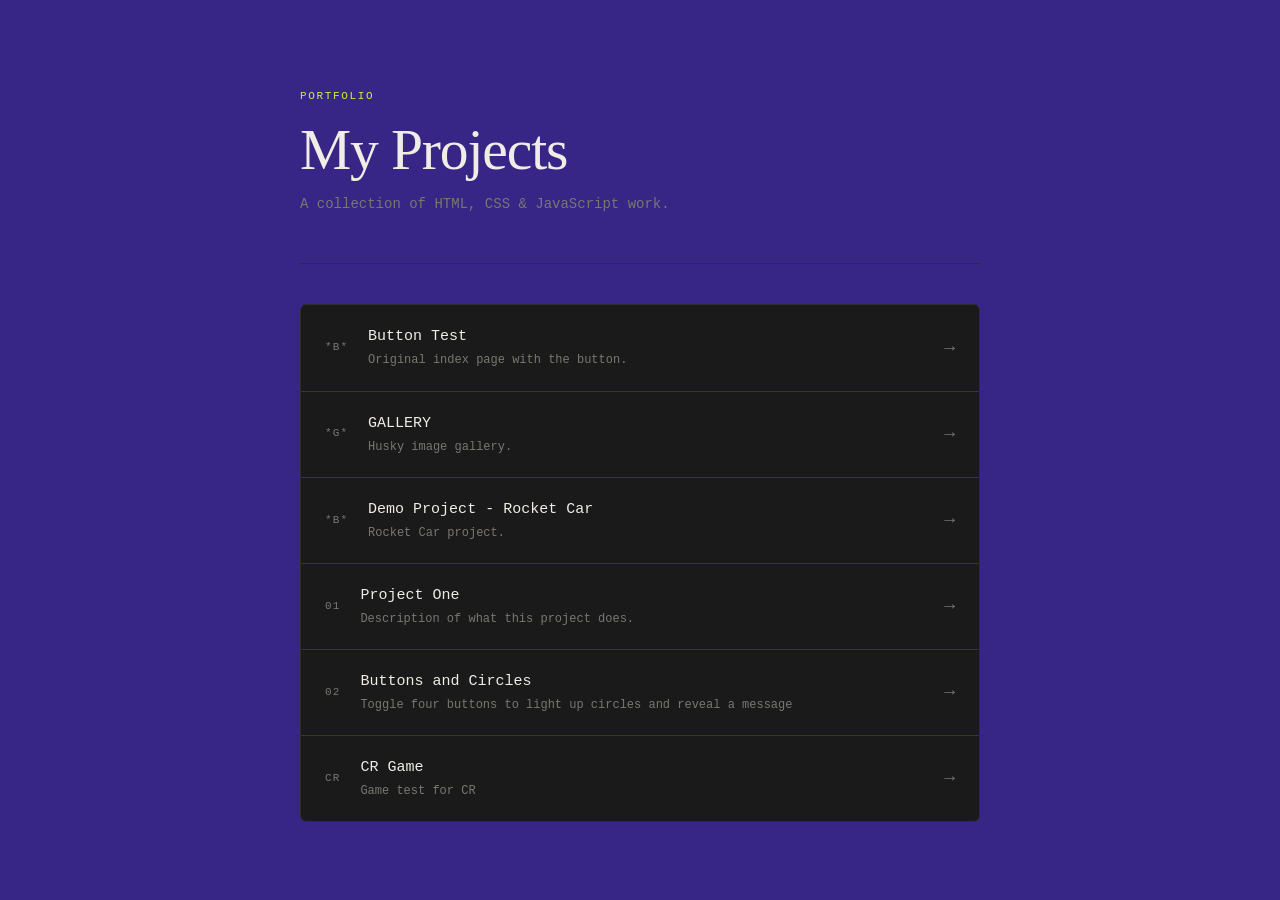
<file: index.html>
<!DOCTYPE html>
<html lang="en">
<head>
  <meta charset="UTF-8">
  <meta name="viewport" content="width=device-width, initial-scale=1.0">
  <title>My Portfolio</title>
  <link rel="stylesheet" href="style.css">
</head>
<body>
  <main class="container">
    <header class="hero">
      <p class="label">Portfolio</p>
      <h1>My Projects</h1>
      <p class="subtitle">A collection of HTML, CSS &amp; JavaScript work.</p>
    </header>

    <ul class="project-list">
      <li>
        <a href="index-button.html" class="project-card">
          <span class="project-number">*B*</span>
          <span class="project-info">
            <span class="project-title">Button Test</span>
            <span class="project-desc">Original index page with the button.</span>
          </span>
          <span class="arrow">→</span>
        </a>
      </li>

      <li>
        <a href="./gallery/gallery.html" class="project-card">
          <span class="project-number">*G*</span>
          <span class="project-info">
            <span class="project-title">GALLERY</span>
            <span class="project-desc">Husky image gallery.</span>
          </span>
          <span class="arrow">→</span>
        </a>
      </li>
      <li>
        <a href="./projects/rocket-car.html" class="project-card">
          <span class="project-number">*B*</span>
          <span class="project-info">
            <span class="project-title">Demo Project - Rocket Car</span>
            <span class="project-desc">Rocket Car project.</span>
          </span>
          <span class="arrow">→</span>
        </a>
      </li>
      <li>
        <a href="./projects/project-1.html" class="project-card">
          <span class="project-number">01</span>
          <span class="project-info">
            <span class="project-title">Project One</span>
            <span class="project-desc">Description of what this project does.</span>
          </span>
          <span class="arrow">→</span>
        </a>
      </li>
      <li>
        <a href="./projects/project-2.html" class="project-card">
          <span class="project-number">02</span>
          <span class="project-info">
            <span class="project-title">Buttons and Circles</span>
            <span class="project-desc">Toggle four buttons to light up circles and reveal a message</span>
          </span>
          <span class="arrow">→</span>
        </a>
      </li>
       <li>
        <a href="./projects/project-cr.html" class="project-card">
          <span class="project-number">CR</span>
          <span class="project-info">
            <span class="project-title">CR Game</span>
            <span class="project-desc">Game test for CR</span>
          </span>
          <span class="arrow">→</span>
        </a>
      </li>
      
    </ul>
  </main>
</body>
</html>
</file>
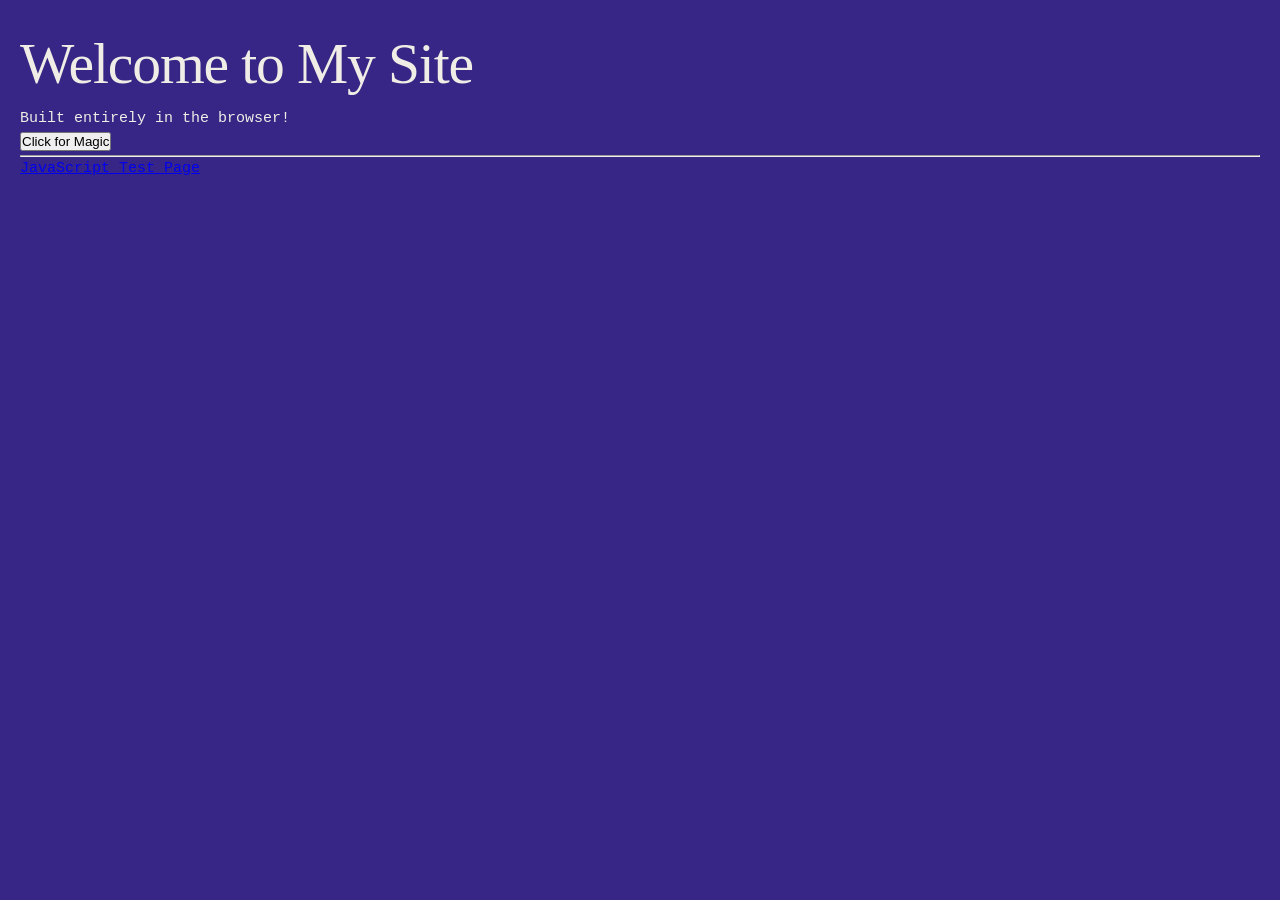
<file: index-button.html>
<!DOCTYPE html>
<html lang="en">
<head>
    <meta charset="UTF-8">
    <title>My Web Portfolio</title>
    <link rel="stylesheet" href="style.css">
</head>
<body>
    <div id="main-card">
        <h1>Welcome to My Site</h1>
        <p>Built entirely in the browser!</p>
        <button id="magicBtn">Click for Magic</button>
        <hr>
        <p><a href="./js-test.html" >JavaScript Test Page</a></p>
    </div>
    <script src="script.js"></script>
    
</body>
</html>
</file>
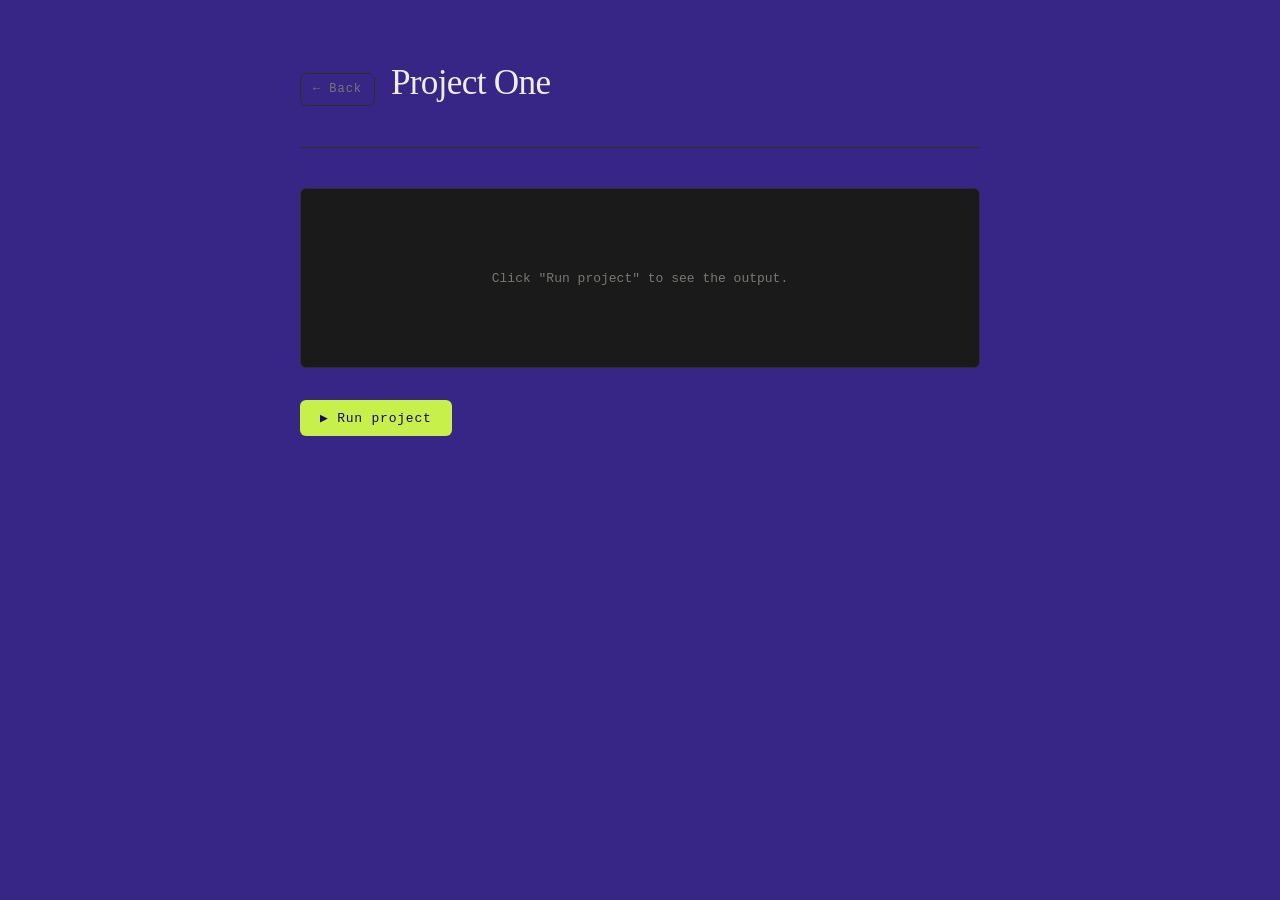
<file: projects/project-1.html>
<!DOCTYPE html>
<html lang="en">
<head>
  <meta charset="UTF-8">
  <meta name="viewport" content="width=device-width, initial-scale=1.0">
  <title>Project One</title>
  <link rel="stylesheet" href="../style.css">
</head>
<body>
  <main class="container">
    <header class="project-header">
      <a href="../index.html" class="back-btn">← Back</a>
      <h1>Project One</h1>
    </header>

    <div class="demo-area" id="demo">
      <p class="placeholder">Click "Run project" to see the output.</p>
    </div>

    <button class="run-btn" id="runBtn">
      ▶ Run project
    </button>

    <div id="output"></div>
  </main>

  <script src="project-1.js"></script>
</body>
</html>
</file>
<file: style.css>
/* ── Tokens ─────────────────────────────────────────── */
:root {
  --bg:        #372685;
  --surface:   #1a1a1a;
  --border:    #2e2e2e;
  --accent:    #c8f04a;
  --text:      #f0ede6;
  --muted:     #7a7770;
  --font-head: 'DM Serif Display', Georgia, serif;
  --font-body: 'DM Mono', 'Courier New', monospace;
  --radius:    6px;
  --max-w:     680px;
}

/* ── Reset ───────────────────────────────────────────── */
*, *::before, *::after { box-sizing: border-box; margin: 0; padding: 0; }

body {
  background: var(--bg);
  color: var(--text);
  font-family: var(--font-body);
  font-size: 15px;
  line-height: 1.6;
  min-height: 100vh;
  padding: 2rem 1.25rem 4rem;
}

/* ── Google Fonts ────────────────────────────────────── */
@import url('https://fonts.googleapis.com/css2?family=DM+Mono:wght@400;500&family=DM+Serif+Display&display=swap');

/* ── Layout ──────────────────────────────────────────── */
.container {
  max-width: var(--max-w);
  margin: 0 auto;
}

/* ── Hero ────────────────────────────────────────────── */
.hero {
  padding: 3.5rem 0 3rem;
  border-bottom: 1px solid var(--border);
  margin-bottom: 2.5rem;
}

.label {
  font-size: 11px;
  letter-spacing: 0.15em;
  text-transform: uppercase;
  color: var(--accent);
  margin-bottom: 0.75rem;
}

h1 {
  font-family: var(--font-head);
  font-size: clamp(2.4rem, 6vw, 3.6rem);
  font-weight: 400;
  line-height: 1.1;
  letter-spacing: -0.02em;
  color: var(--text);
  margin-bottom: 0.75rem;
}

.subtitle {
  color: var(--muted);
  font-size: 14px;
}

/* ── Project list ────────────────────────────────────── */
.project-list {
  list-style: none;
  display: flex;
  flex-direction: column;
  gap: 1px;
  border: 1px solid var(--border);
  border-radius: var(--radius);
  overflow: hidden;
}

.project-card {
  display: flex;
  align-items: center;
  gap: 1.25rem;
  padding: 1.25rem 1.5rem;
  background: var(--surface);
  text-decoration: none;
  color: var(--text);
  transition: background 0.15s ease;
}

.project-card:hover {
  background: #120242;
}

.project-card:hover .arrow {
  transform: translateX(4px);
  color: var(--accent);
}

.project-number {
  font-size: 11px;
  color: var(--muted);
  letter-spacing: 0.1em;
  min-width: 2ch;
}

.project-info {
  flex: 1;
  display: flex;
  flex-direction: column;
  gap: 2px;
}

.project-title {
  font-size: 15px;
  font-weight: 500;
  color: var(--text);
}

.project-desc {
  font-size: 12px;
  color: var(--muted);
}

.arrow {
  font-size: 18px;
  color: var(--muted);
  transition: transform 0.15s ease, color 0.15s ease;
}

/* ── Project page ────────────────────────────────────── */
.project-header {
  display: flex;
  align-items: center;
  gap: 1rem;
  padding: 2rem 0 2rem;
  border-bottom: 1px solid var(--border);
  margin-bottom: 2.5rem;
}

.back-btn {
  display: inline-flex;
  align-items: center;
  gap: 6px;
  font-family: var(--font-body);
  font-size: 12px;
  letter-spacing: 0.08em;
  color: var(--muted);
  background: transparent;
  border: 1px solid var(--border);
  border-radius: var(--radius);
  padding: 6px 12px;
  cursor: pointer;
  text-decoration: none;
  transition: border-color 0.15s, color 0.15s;
  white-space: nowrap;
}

.back-btn:hover {
  border-color: var(--accent);
  color: var(--accent);
}

.project-header h1 {
  font-size: clamp(1.5rem, 4vw, 2.2rem);
}

/* ── Output / demo area ──────────────────────────────── */
.demo-area {
  background: var(--surface);
  border: 1px solid var(--border);
  border-radius: var(--radius);
  padding: 2rem;
  margin-bottom: 2rem;
  min-height: 180px;
}

.demo-area p.placeholder {
  color: var(--muted);
  font-size: 13px;
  text-align: center;
  margin-top: 3rem;
}

/* ── Run button ──────────────────────────────────────── */
.run-btn {
  display: inline-flex;
  align-items: center;
  gap: 8px;
  font-family: var(--font-body);
  font-size: 13px;
  letter-spacing: 0.06em;
  color: #17076e;
  background: var(--accent);
  border: none;
  border-radius: var(--radius);
  padding: 10px 20px;
  cursor: pointer;
  transition: opacity 0.15s;
}

.run-btn:hover { opacity: 0.85; }
.run-btn:active { opacity: 0.7; transform: scale(0.98); }

/* ── Output log ──────────────────────────────────────── */
#output {
  margin-top: 1.5rem;
  font-size: 13px;
  color: var(--text);
  white-space: pre-wrap;
  line-height: 1.8;
}
</file>
